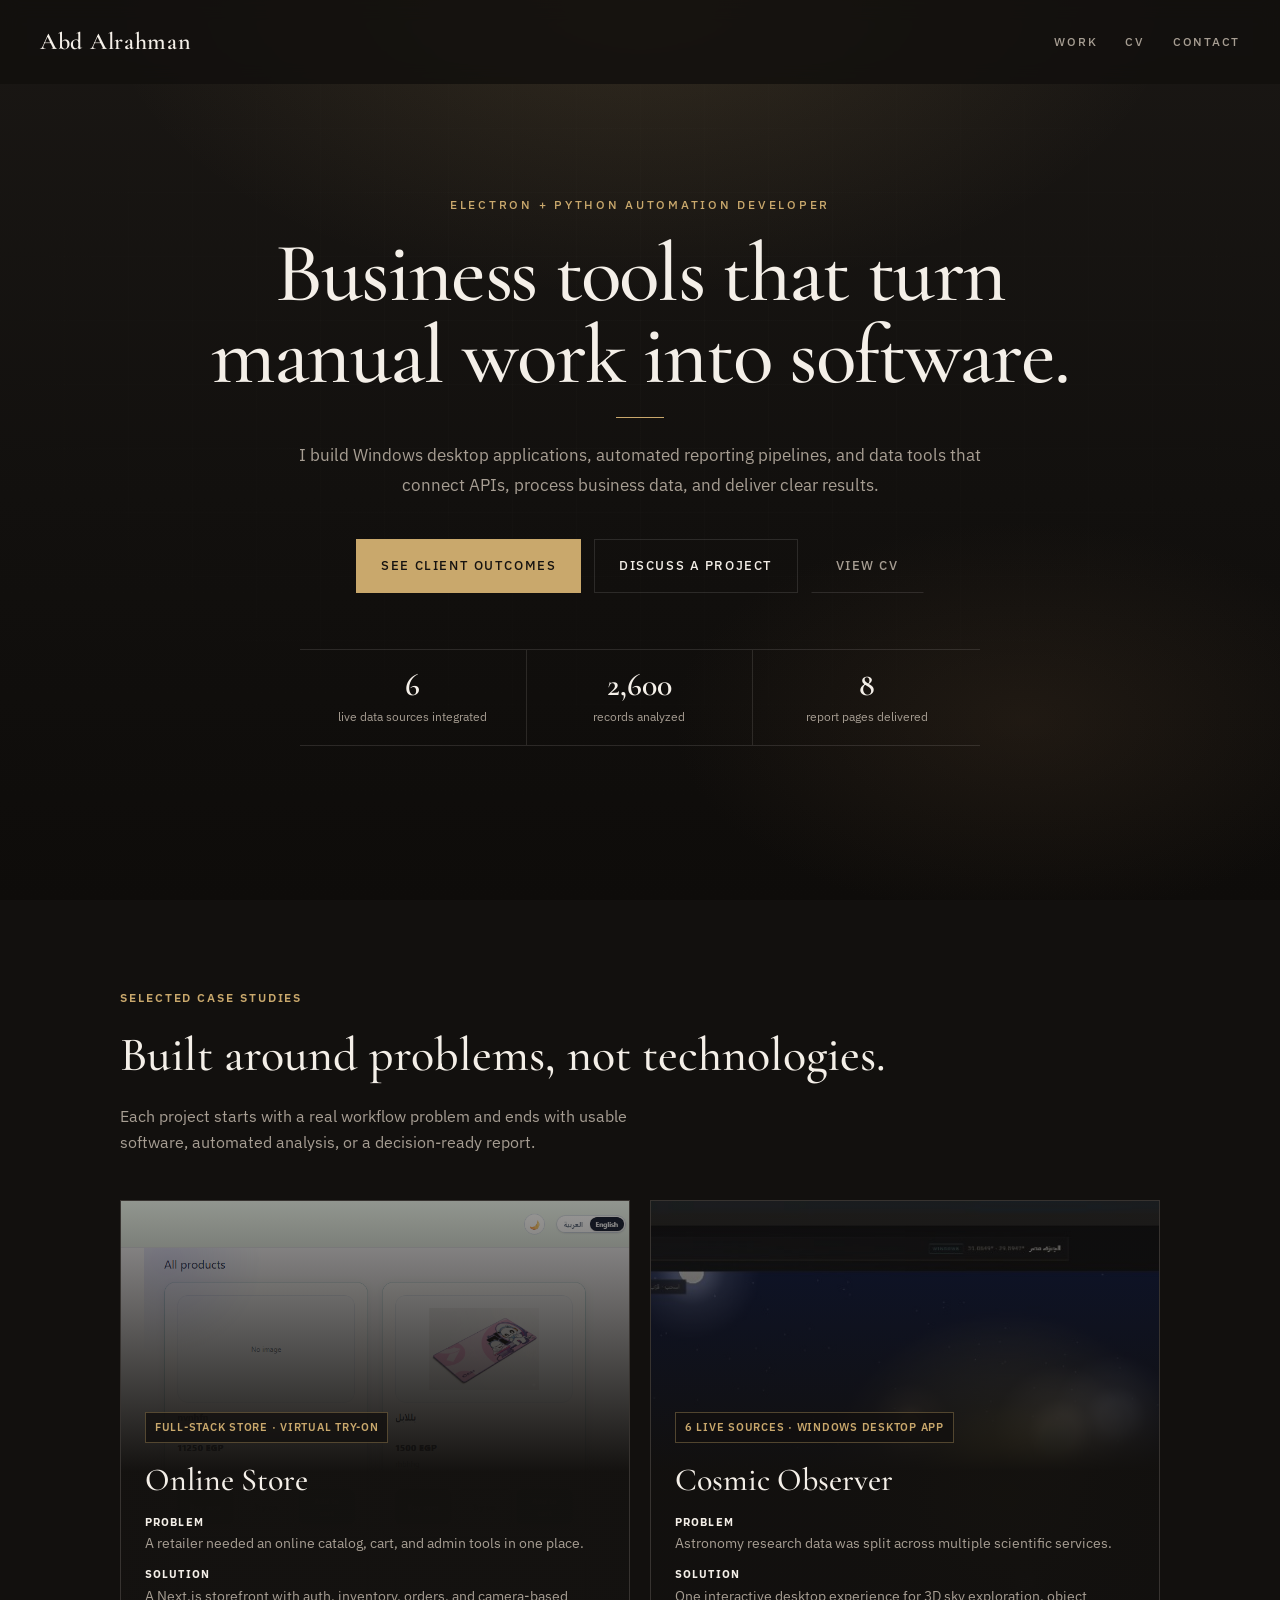
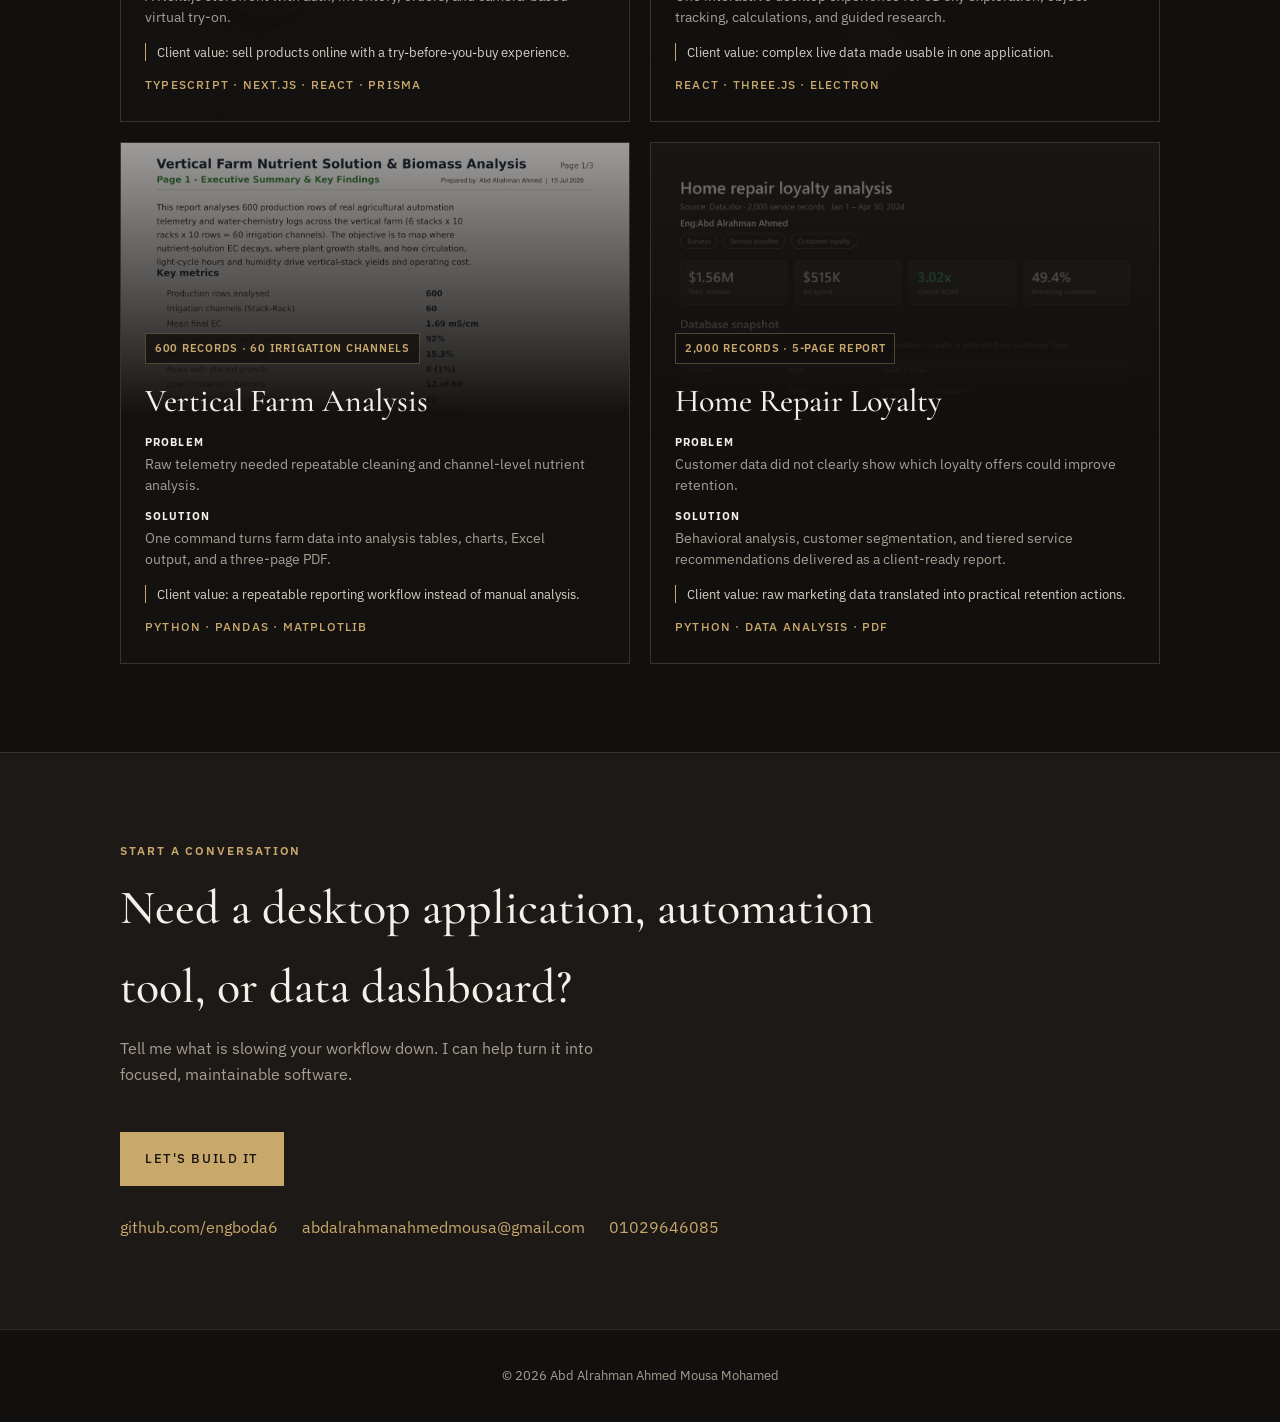
<file: index.html>
<!DOCTYPE html>
<html lang="en">
  <head>
    <meta charset="UTF-8" />
    <meta name="viewport" content="width=device-width, initial-scale=1.0" />
    <title>Abd Alrahman — Electron &amp; Python Automation Developer</title>
    <meta
      name="description"
      content="Desktop applications, data automation, API integrations, and reporting tools built with Electron, Node.js, and Python."
    />
    <link rel="stylesheet" href="assets/css/styles.css?v=8" />
    <!-- Google tag (gtag.js) -->
    <script async src="https://www.googletagmanager.com/gtag/js?id=G-Q4Y68K6PB9"></script>
    <script>
      window.dataLayer = window.dataLayer || [];
      function gtag() {
        dataLayer.push(arguments);
      }
      gtag("js", new Date());
      gtag("config", "G-Q4Y68K6PB9");
    </script>
  </head>
  <body>
    <header class="site-header">
      <a class="brand" href="index.html">Abd Alrahman</a>
      <nav class="nav" aria-label="Primary">
        <a href="#projects">Work</a>
        <a href="Abd_Alrahman_Job_CV.pdf?v=2" target="_blank" rel="noopener">CV</a>
        <a href="#contact">Contact</a>
      </nav>
    </header>

    <main>
      <section class="hero">
        <div class="hero-bg" aria-hidden="true"></div>
        <div class="hero-inner">
          <p class="hero-kicker">Electron + Python Automation Developer</p>
          <h1 class="hero-brand">Business tools that turn manual work into software.</h1>
          <p class="hero-lead">
            I build Windows desktop applications, automated reporting pipelines, and data tools
            that connect APIs, process business data, and deliver clear results.
          </p>
          <div class="cta-row">
            <a class="btn btn-primary" href="#projects">See client outcomes</a>
            <a class="btn btn-ghost" href="#contact">Discuss a project</a>
            <a class="btn btn-text" href="Abd_Alrahman_Job_CV.pdf?v=2" target="_blank" rel="noopener"
              >View CV</a
            >
          </div>
          <div class="proof-grid" aria-label="Project results">
            <div><strong>6</strong><span>live data sources integrated</span></div>
            <div><strong>2,600</strong><span>records analyzed</span></div>
            <div><strong>8</strong><span>report pages delivered</span></div>
          </div>
        </div>
      </section>

      <section class="section" id="projects">
        <div class="section-inner">
          <p class="section-eyebrow">Selected case studies</p>
          <h2 class="section-title">Built around problems, not technologies.</h2>
          <p class="section-lead">
            Each project starts with a real workflow problem and ends with usable software,
            automated analysis, or a decision-ready report.
          </p>

          <div class="projects-grid projects-grid-4">
            <a class="project-link" href="projects/glasses-store.html">
              <div
                class="project-visual data has-photo"
                style="background-image: url('assets/images/glasses-store/home.png?v=1')"
                aria-hidden="true"
              ></div>
              <div class="project-body">
                <span class="project-outcome">Full-stack store · Virtual try-on</span>
                <h3>Online Store</h3>
                <p><strong>Problem</strong> A retailer needed an online catalog, cart, and admin tools in one place.</p>
                <p><strong>Solution</strong> A Next.js storefront with auth, inventory, orders, and camera-based virtual try-on.</p>
                <span class="project-value">Client value: sell products online with a try-before-you-buy experience.</span>
                <span class="project-meta">TypeScript · Next.js · React · Prisma</span>
              </div>
            </a>

            <a class="project-link" href="projects/astronomy.html">
              <div
                class="project-visual astro has-photo"
                style="background-image: url('assets/images/astronomy/home.png')"
                aria-hidden="true"
              ></div>
              <div class="project-body">
                <span class="project-outcome">6 live sources · Windows desktop app</span>
                <h3>Cosmic Observer</h3>
                <p><strong>Problem</strong> Astronomy research data was split across multiple scientific services.</p>
                <p><strong>Solution</strong> One interactive desktop experience for 3D sky exploration, object tracking, calculations, and guided research.</p>
                <span class="project-value">Client value: complex live data made usable in one application.</span>
                <span class="project-meta">React · Three.js · Electron</span>
              </div>
            </a>

            <a class="project-link" href="projects/data-analysis.html">
              <div
                class="project-visual data has-photo"
                style="background-image: url('assets/images/data-analysis/report-page1.png?v=3')"
                aria-hidden="true"
              ></div>
              <div class="project-body">
                <span class="project-outcome">600 records · 60 irrigation channels</span>
                <h3>Vertical Farm Analysis</h3>
                <p><strong>Problem</strong> Raw telemetry needed repeatable cleaning and channel-level nutrient analysis.</p>
                <p><strong>Solution</strong> One command turns farm data into analysis tables, charts, Excel output, and a three-page PDF.</p>
                <span class="project-value">Client value: a repeatable reporting workflow instead of manual analysis.</span>
                <span class="project-meta">Python · pandas · matplotlib</span>
              </div>
            </a>

            <a class="project-link" href="projects/home-repair.html">
              <div
                class="project-visual data has-photo"
                style="background-image: url('assets/images/home-repair/page-01.png?v=1')"
                aria-hidden="true"
              ></div>
              <div class="project-body">
                <span class="project-outcome">2,000 records · 5-page report</span>
                <h3>Home Repair Loyalty</h3>
                <p><strong>Problem</strong> Customer data did not clearly show which loyalty offers could improve retention.</p>
                <p><strong>Solution</strong> Behavioral analysis, customer segmentation, and tiered service recommendations delivered as a client-ready report.</p>
                <span class="project-value">Client value: raw marketing data translated into practical retention actions.</span>
                <span class="project-meta">Python · Data Analysis · PDF</span>
              </div>
            </a>
          </div>
        </div>
      </section>

      <section class="section contact" id="contact">
        <div class="section-inner">
          <p class="section-eyebrow">Start a conversation</p>
          <h2 class="section-title">Need a desktop application, automation tool, or data dashboard?</h2>
          <p class="section-lead">
            Tell me what is slowing your workflow down. I can help turn it into focused,
            maintainable software.
          </p>
          <a
            class="btn btn-primary contact-cta"
            href="mailto:abdalrahmanahmedmousa@gmail.com?subject=Project%20inquiry"
            >Let's build it</a
          >
          <div class="contact-links">
            <a href="https://github.com/engboda6" target="_blank" rel="noopener noreferrer"
              >github.com/engboda6</a
            >
            <a href="mailto:abdalrahmanahmedmousa@gmail.com">abdalrahmanahmedmousa@gmail.com</a>
            <a href="tel:+201029646085">01029646085</a>
          </div>
        </div>
      </section>
    </main>

    <footer class="site-footer">
      <p>© <span id="year"></span> Abd Alrahman Ahmed Mousa Mohamed</p>
    </footer>

    <script src="assets/js/main.js"></script>
  </body>
</html>
</file>
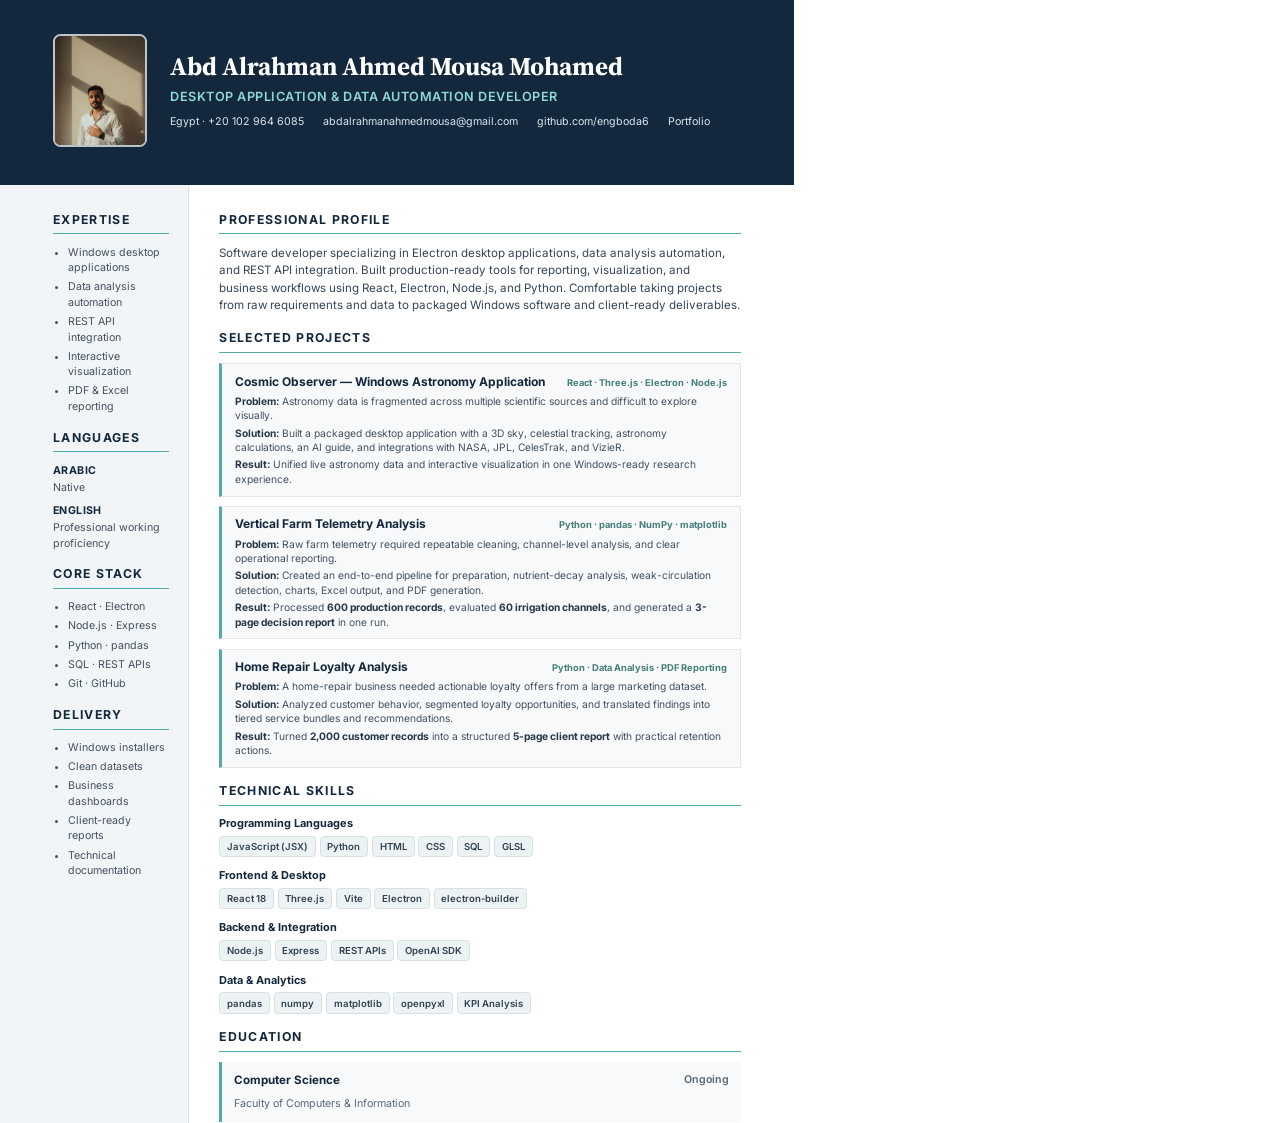
<file: portfolio-cv.html>
<!DOCTYPE html>
<html lang="en">
  <head>
    <meta charset="UTF-8" />
    <title>Abd Alrahman Ahmed — Software Developer CV</title>
    <link rel="preconnect" href="https://fonts.googleapis.com" />
    <link rel="preconnect" href="https://fonts.gstatic.com" crossorigin />
    <link
      href="https://fonts.googleapis.com/css2?family=Inter:wght@400;500;600;700&family=Source+Serif+4:wght@600;700&display=swap"
      rel="stylesheet"
    />
    <style>
      @page {
        size: A4;
        margin: 0;
      }

      * {
        box-sizing: border-box;
      }

      html,
      body {
        margin: 0;
        padding: 0;
        background: #ffffff;
        color: #202936;
        font-family: "Inter", "Segoe UI", sans-serif;
        -webkit-print-color-adjust: exact;
        print-color-adjust: exact;
      }

      .page {
        position: relative;
        width: 210mm;
        height: 297mm;
        overflow: hidden;
        background: #ffffff;
      }

      .header {
        height: 49mm;
        padding: 9mm 14mm 8mm;
        color: #ffffff;
        background: #14283d;
      }

      .header-grid {
        display: grid;
        grid-template-columns: 25mm 1fr;
        gap: 6mm;
        align-items: center;
      }

      .photo {
        width: 25mm;
        height: 30mm;
        display: block;
        object-fit: cover;
        object-position: top center;
        border: 2px solid rgba(255, 255, 255, 0.72);
        border-radius: 2mm;
      }

      .name {
        margin: 0 0 2mm;
        color: #ffffff;
        font-family: "Source Serif 4", Georgia, serif;
        font-size: 19pt;
        line-height: 1.15;
        font-weight: 700;
      }

      .role {
        margin: 0 0 2.5mm;
        color: #8ed9d2;
        font-size: 9.5pt;
        font-weight: 600;
        letter-spacing: 0.04em;
        text-transform: uppercase;
      }

      .contact-row {
        display: flex;
        flex-wrap: wrap;
        gap: 1.5mm 5mm;
        color: #dce5ed;
        font-size: 8pt;
        line-height: 1.45;
      }

      .contact-row span {
        white-space: nowrap;
      }

      .body {
        display: grid;
        grid-template-columns: 50mm 1fr;
        min-height: 248mm;
      }

      .sidebar {
        padding: 7mm 5mm 7mm 14mm;
        background: #f1f5f7;
        border-right: 1px solid #dce3e8;
      }

      .main {
        padding: 7mm 14mm 7mm 8mm;
      }

      .section {
        margin-bottom: 4mm;
      }

      .section:last-child {
        margin-bottom: 0;
      }

      .heading {
        margin: 0 0 2.7mm;
        padding-bottom: 1.8mm;
        color: #14283d;
        font-size: 9.2pt;
        font-weight: 700;
        letter-spacing: 0.11em;
        text-transform: uppercase;
        border-bottom: 1.5px solid #54aaa4;
      }

      .sidebar p,
      .sidebar li {
        color: #435160;
        font-size: 8pt;
        line-height: 1.45;
      }

      .sidebar p {
        margin: 0;
      }

      .sidebar p + p {
        margin-top: 2mm;
      }

      .sidebar ul {
        margin: 0;
        padding-left: 4mm;
      }

      .sidebar li {
        margin-bottom: 1mm;
      }

      .label {
        display: block;
        margin-bottom: 0.5mm;
        color: #14283d;
        font-size: 8pt;
        font-weight: 700;
        letter-spacing: 0.04em;
        text-transform: uppercase;
      }

      .profile {
        margin: 0;
        color: #374553;
        font-size: 8.7pt;
        line-height: 1.52;
        text-align: left;
      }

      .education {
        display: flex;
        justify-content: space-between;
        gap: 5mm;
        padding: 3mm;
        background: #f7f9fa;
        border-left: 3px solid #54aaa4;
      }

      .education strong {
        display: block;
        margin-bottom: 1mm;
        color: #14283d;
        font-size: 8.7pt;
      }

      .education span {
        color: #596777;
        font-size: 8pt;
      }

      .status {
        white-space: nowrap;
        font-weight: 600;
      }

      .skill-group {
        margin-bottom: 3mm;
      }

      .skill-group:last-child {
        margin-bottom: 0;
      }

      .skill-title {
        margin: 0 0 1.5mm;
        color: #14283d;
        font-size: 8.2pt;
        font-weight: 700;
      }

      .tags {
        display: flex;
        flex-wrap: wrap;
        gap: 1mm;
      }

      .tag {
        padding: 1.1mm 1.8mm;
        color: #304252;
        background: #edf3f4;
        border: 1px solid #d5e1e3;
        border-radius: 1mm;
        font-size: 7.2pt;
        font-weight: 600;
      }

      .project {
        margin-bottom: 2.5mm;
        padding: 2.5mm 3.5mm;
        background: #f7f9fa;
        border: 1px solid #e1e7eb;
        border-left: 3px solid #54aaa4;
        break-inside: avoid;
      }

      .project:last-child {
        margin-bottom: 0;
      }

      .project-head {
        display: flex;
        justify-content: space-between;
        align-items: baseline;
        gap: 4mm;
        margin-bottom: 1.4mm;
      }

      .project h3 {
        margin: 0;
        color: #14283d;
        font-size: 9pt;
      }

      .project-tech {
        color: #477e7a;
        font-size: 7pt;
        font-weight: 700;
        white-space: nowrap;
      }

      .project p {
        margin: 0 0 0.8mm;
        color: #435160;
        font-size: 7.7pt;
        line-height: 1.4;
      }

      .project p:last-child {
        margin-bottom: 0;
      }

      .project strong {
        color: #273849;
      }

      a {
        color: inherit;
        text-decoration: none;
      }

    </style>
  </head>
  <body>
    <section class="page">
      <header class="header">
        <div class="header-grid">
          <img class="photo" src="assets/images/profile.png" alt="Abd Alrahman Ahmed" />
          <div>
            <h1 class="name">Abd Alrahman Ahmed Mousa Mohamed</h1>
            <p class="role">Desktop Application &amp; Data Automation Developer</p>
            <div class="contact-row">
              <span>Egypt · +20 102 964 6085</span>
              <span><a href="mailto:abdalrahmanahmedmousa@gmail.com">abdalrahmanahmedmousa@gmail.com</a></span>
              <span><a href="https://github.com/engboda6">github.com/engboda6</a></span>
              <span><a href="https://engboda6.github.io/portfolio/">Portfolio</a></span>
            </div>
          </div>
        </div>
      </header>

      <div class="body">
        <aside class="sidebar">
          <section class="section">
            <h2 class="heading">Expertise</h2>
            <ul>
              <li>Windows desktop applications</li>
              <li>Data analysis automation</li>
              <li>REST API integration</li>
              <li>Interactive visualization</li>
              <li>PDF &amp; Excel reporting</li>
            </ul>
          </section>

          <section class="section">
            <h2 class="heading">Languages</h2>
            <p><span class="label">Arabic</span>Native</p>
            <p><span class="label">English</span>Professional working proficiency</p>
          </section>

          <section class="section">
            <h2 class="heading">Core Stack</h2>
            <ul>
              <li>React · Electron</li>
              <li>Node.js · Express</li>
              <li>Python · pandas</li>
              <li>SQL · REST APIs</li>
              <li>Git · GitHub</li>
            </ul>
          </section>

          <section class="section">
            <h2 class="heading">Delivery</h2>
            <ul>
              <li>Windows installers</li>
              <li>Clean datasets</li>
              <li>Business dashboards</li>
              <li>Client-ready reports</li>
              <li>Technical documentation</li>
            </ul>
          </section>
        </aside>

        <main class="main">
          <section class="section">
            <h2 class="heading">Professional Profile</h2>
            <p class="profile">
              Software developer specializing in Electron desktop applications, data analysis
              automation, and REST API integration. Built production-ready tools for reporting,
              visualization, and business workflows using React, Electron, Node.js, and Python.
              Comfortable taking projects from raw requirements and data to packaged Windows
              software and client-ready deliverables.
            </p>
          </section>

          <section class="section">
            <h2 class="heading">Selected Projects</h2>

            <article class="project">
              <div class="project-head">
                <h3>Cosmic Observer — Windows Astronomy Application</h3>
                <span class="project-tech">React · Three.js · Electron · Node.js</span>
              </div>
              <p><strong>Problem:</strong> Astronomy data is fragmented across multiple scientific sources and difficult to explore visually.</p>
              <p><strong>Solution:</strong> Built a packaged desktop application with a 3D sky, celestial tracking, astronomy calculations, an AI guide, and integrations with NASA, JPL, CelesTrak, and VizieR.</p>
              <p><strong>Result:</strong> Unified live astronomy data and interactive visualization in one Windows-ready research experience.</p>
            </article>

            <article class="project">
              <div class="project-head">
                <h3>Vertical Farm Telemetry Analysis</h3>
                <span class="project-tech">Python · pandas · NumPy · matplotlib</span>
              </div>
              <p><strong>Problem:</strong> Raw farm telemetry required repeatable cleaning, channel-level analysis, and clear operational reporting.</p>
              <p><strong>Solution:</strong> Created an end-to-end pipeline for preparation, nutrient-decay analysis, weak-circulation detection, charts, Excel output, and PDF generation.</p>
              <p><strong>Result:</strong> Processed <strong>600 production records</strong>, evaluated <strong>60 irrigation channels</strong>, and generated a <strong>3-page decision report</strong> in one run.</p>
            </article>

            <article class="project">
              <div class="project-head">
                <h3>Home Repair Loyalty Analysis</h3>
                <span class="project-tech">Python · Data Analysis · PDF Reporting</span>
              </div>
              <p><strong>Problem:</strong> A home-repair business needed actionable loyalty offers from a large marketing dataset.</p>
              <p><strong>Solution:</strong> Analyzed customer behavior, segmented loyalty opportunities, and translated findings into tiered service bundles and recommendations.</p>
              <p><strong>Result:</strong> Turned <strong>2,000 customer records</strong> into a structured <strong>5-page client report</strong> with practical retention actions.</p>
            </article>
          </section>

          <section class="section">
            <h2 class="heading">Technical Skills</h2>

            <div class="skill-group">
              <h3 class="skill-title">Programming Languages</h3>
              <div class="tags">
                <span class="tag">JavaScript (JSX)</span>
                <span class="tag">Python</span>
                <span class="tag">HTML</span>
                <span class="tag">CSS</span>
                <span class="tag">SQL</span>
                <span class="tag">GLSL</span>
              </div>
            </div>

            <div class="skill-group">
              <h3 class="skill-title">Frontend &amp; Desktop</h3>
              <div class="tags">
                <span class="tag">React 18</span>
                <span class="tag">Three.js</span>
                <span class="tag">Vite</span>
                <span class="tag">Electron</span>
                <span class="tag">electron-builder</span>
              </div>
            </div>

            <div class="skill-group">
              <h3 class="skill-title">Backend &amp; Integration</h3>
              <div class="tags">
                <span class="tag">Node.js</span>
                <span class="tag">Express</span>
                <span class="tag">REST APIs</span>
                <span class="tag">OpenAI SDK</span>
              </div>
            </div>

            <div class="skill-group">
              <h3 class="skill-title">Data &amp; Analytics</h3>
              <div class="tags">
                <span class="tag">pandas</span>
                <span class="tag">numpy</span>
                <span class="tag">matplotlib</span>
                <span class="tag">openpyxl</span>
                <span class="tag">KPI Analysis</span>
              </div>
            </div>
          </section>

          <section class="section">
            <h2 class="heading">Education</h2>
            <div class="education">
              <div>
                <strong>Computer Science</strong>
                <span>Faculty of Computers &amp; Information</span>
              </div>
              <span class="status">Ongoing</span>
            </div>
          </section>

        </main>
      </div>

    </section>
  </body>
</html>
</file>
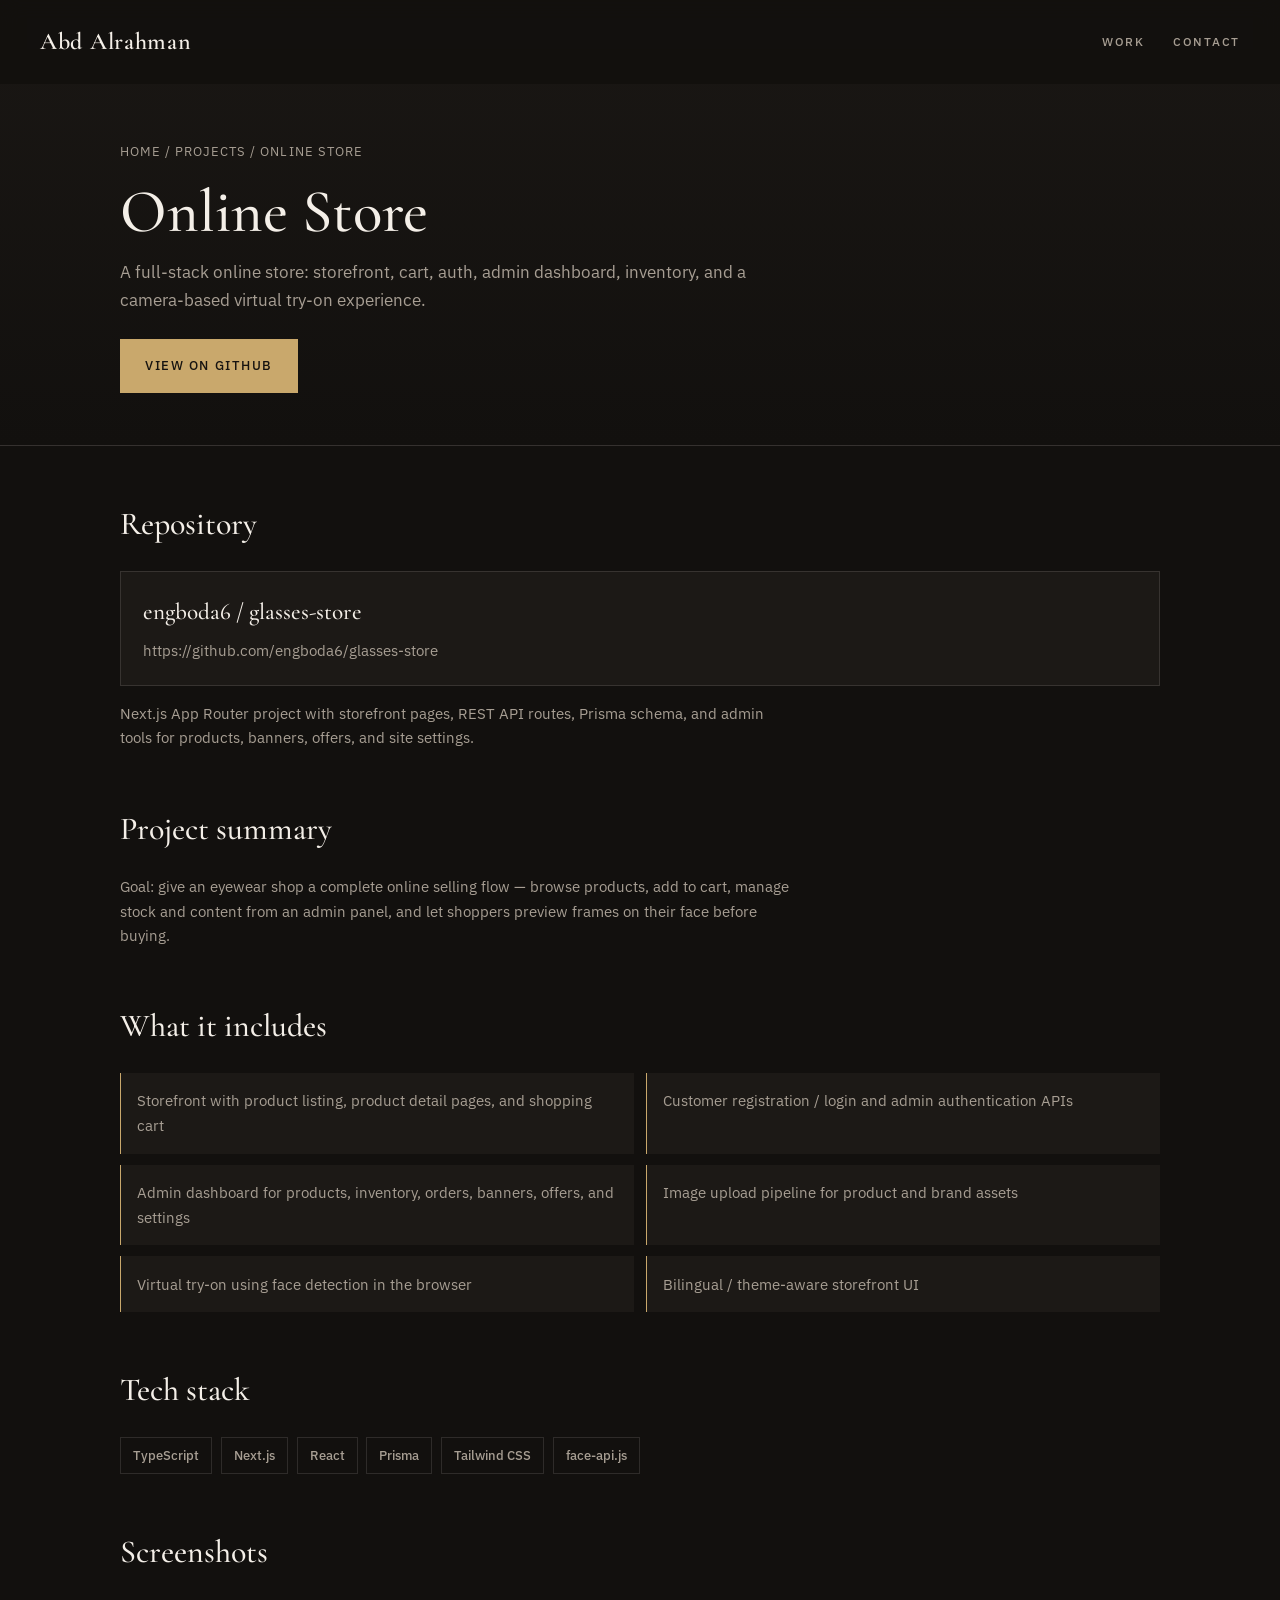
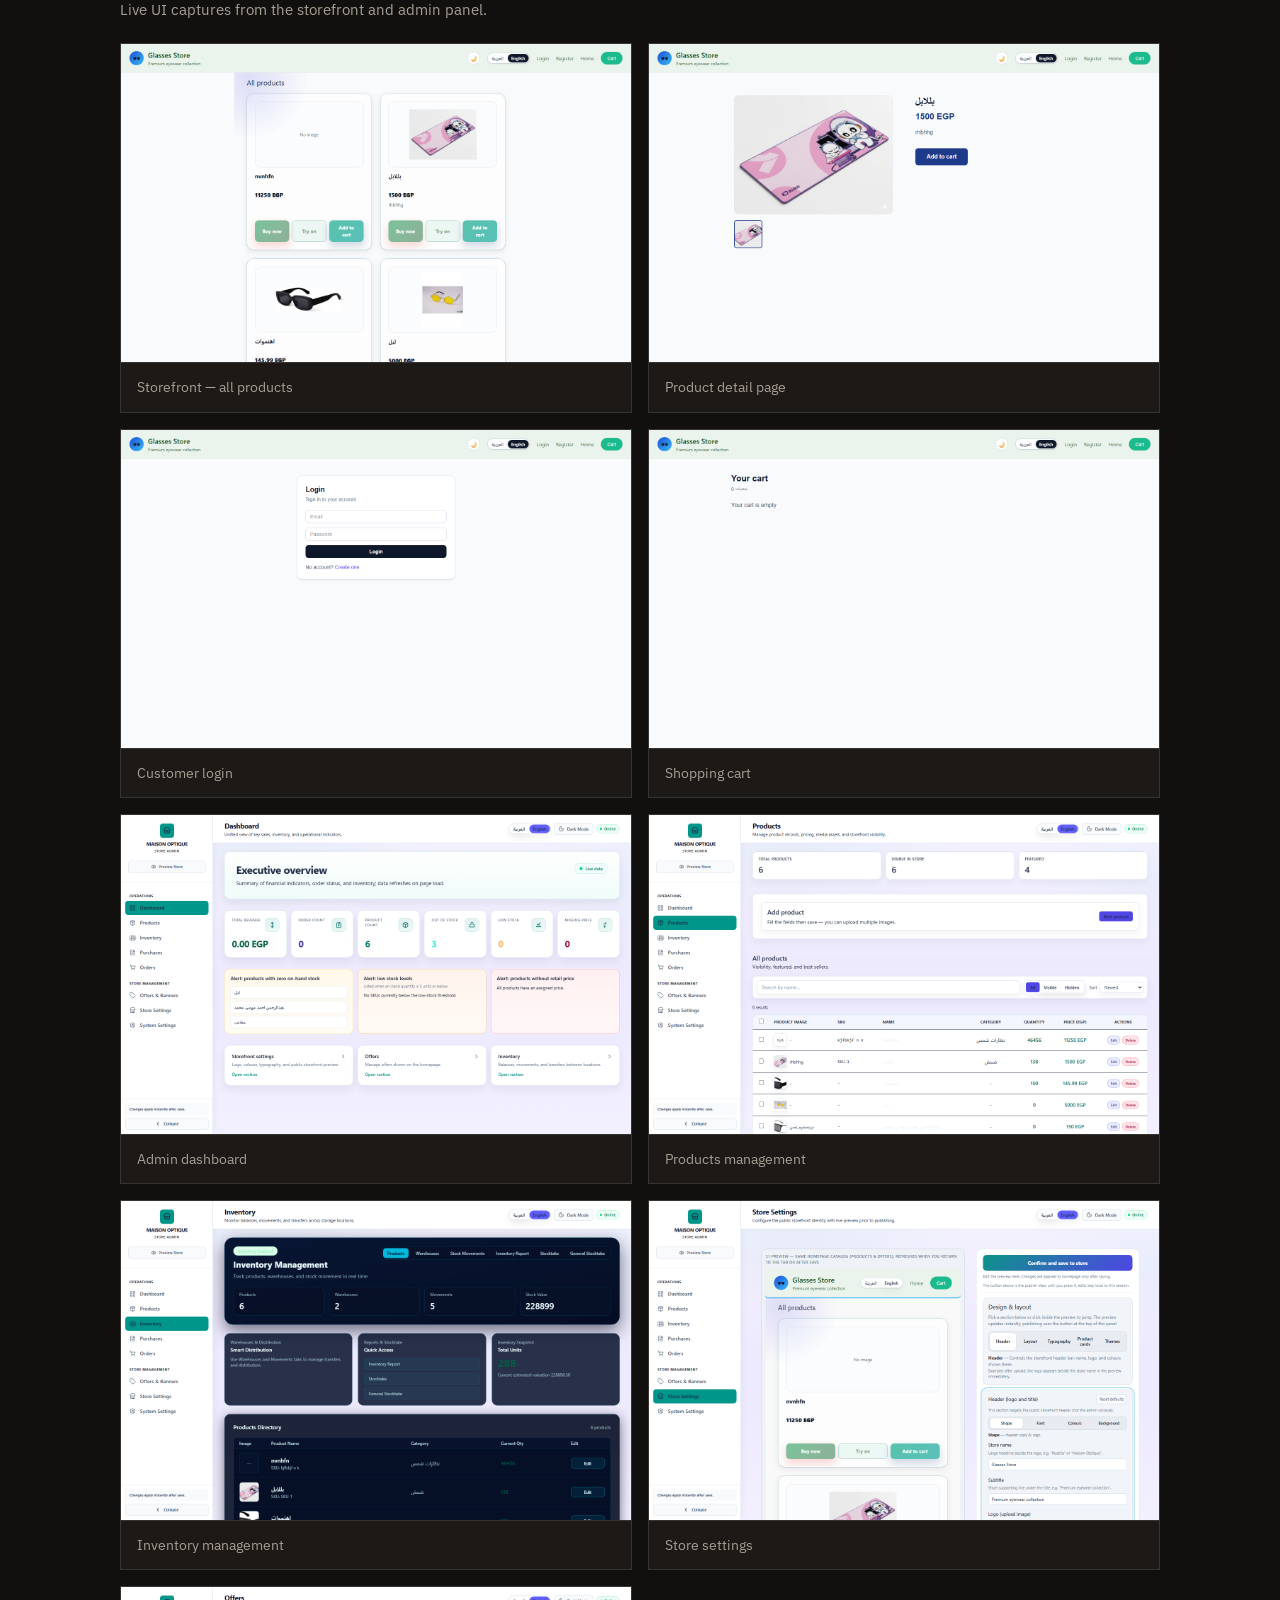
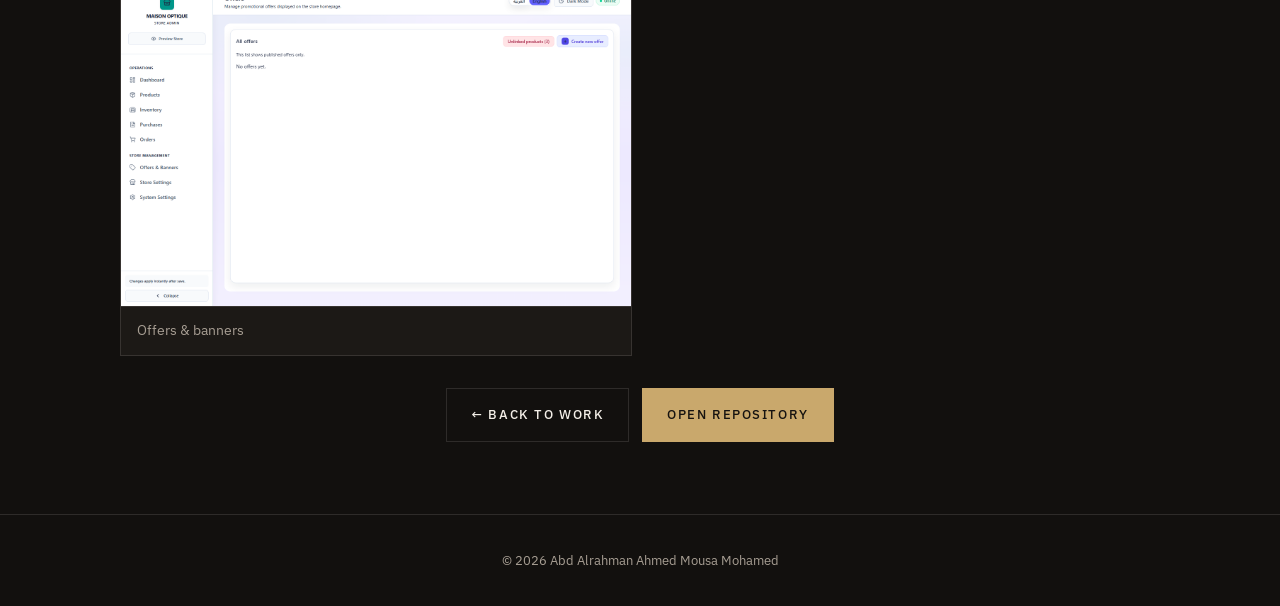
<file: projects/glasses-store.html>
<!DOCTYPE html>
<html lang="en">
  <head>
    <meta charset="UTF-8" />
    <meta name="viewport" content="width=device-width, initial-scale=1.0" />
    <title>Online Store — Abd Alrahman</title>
    <meta
      name="description"
      content="Full-stack online store with admin dashboard, inventory, and virtual try-on — built with Next.js, React, and TypeScript."
    />
    <link rel="stylesheet" href="../assets/css/styles.css?v=8" />
    <!-- Google tag (gtag.js) -->
    <script async src="https://www.googletagmanager.com/gtag/js?id=G-Q4Y68K6PB9"></script>
    <script>
      window.dataLayer = window.dataLayer || [];
      function gtag() {
        dataLayer.push(arguments);
      }
      gtag("js", new Date());
      gtag("config", "G-Q4Y68K6PB9");
    </script>
  </head>
  <body>
    <header class="site-header">
      <a class="brand" href="../index.html">Abd Alrahman</a>
      <nav class="nav" aria-label="Primary">
        <a href="../index.html#projects">Work</a>
        <a href="../index.html#contact">Contact</a>
      </nav>
    </header>

    <main>
      <header class="page-hero">
        <div class="section-inner">
          <p class="crumb"><a href="../index.html">Home</a> / Projects / Online Store</p>
          <h1>Online Store</h1>
          <p class="desc">
            A full-stack online store: storefront, cart, auth, admin dashboard, inventory, and a
            camera-based virtual try-on experience.
          </p>
          <div class="cta-row">
            <a
              class="btn btn-primary"
              href="https://github.com/engboda6/glasses-store"
              target="_blank"
              rel="noopener noreferrer"
              >View on GitHub</a
            >
          </div>
        </div>
      </header>

      <section class="content-block">
        <div class="block-inner">
          <h2>Repository</h2>
          <a
            class="repo-card"
            href="https://github.com/engboda6/glasses-store"
            target="_blank"
            rel="noopener noreferrer"
          >
            <strong>engboda6 / glasses-store</strong>
            <span>https://github.com/engboda6/glasses-store</span>
          </a>
          <p class="note">
            Next.js App Router project with storefront pages, REST API routes, Prisma schema, and
            admin tools for products, banners, offers, and site settings.
          </p>
        </div>
      </section>

      <section class="content-block">
        <div class="block-inner">
          <h2>Project summary</h2>
          <p class="note" style="margin-top: 0">
            Goal: give an eyewear shop a complete online selling flow — browse products, add to
            cart, manage stock and content from an admin panel, and let shoppers preview frames on
            their face before buying.
          </p>
        </div>
      </section>

      <section class="content-block">
        <div class="block-inner">
          <h2>What it includes</h2>
          <ul class="feature-list">
            <li>Storefront with product listing, product detail pages, and shopping cart</li>
            <li>Customer registration / login and admin authentication APIs</li>
            <li>Admin dashboard for products, inventory, orders, banners, offers, and settings</li>
            <li>Image upload pipeline for product and brand assets</li>
            <li>Virtual try-on using face detection in the browser</li>
            <li>Bilingual / theme-aware storefront UI</li>
          </ul>
        </div>
      </section>

      <section class="content-block">
        <div class="block-inner">
          <h2>Tech stack</h2>
          <ul class="tech-list">
            <li>TypeScript</li>
            <li>Next.js</li>
            <li>React</li>
            <li>Prisma</li>
            <li>Tailwind CSS</li>
            <li>face-api.js</li>
          </ul>
        </div>
      </section>

      <section class="content-block">
        <div class="block-inner">
          <h2>Screenshots</h2>
          <p class="note" style="margin: 0 0 1.25rem">
            Live UI captures from the storefront and admin panel.
          </p>
          <div class="gallery">
            <figure>
              <img
                src="../assets/images/glasses-store/home.png?v=1"
                alt="Online Store home page with product grid"
              />
              <figcaption>Storefront — all products</figcaption>
            </figure>
            <figure>
              <img
                src="../assets/images/glasses-store/product.png?v=1"
                alt="Online Store product detail page"
              />
              <figcaption>Product detail page</figcaption>
            </figure>
            <figure>
              <img
                src="../assets/images/glasses-store/login.png?v=1"
                alt="Online Store customer login page"
              />
              <figcaption>Customer login</figcaption>
            </figure>
            <figure>
              <img
                src="../assets/images/glasses-store/cart.png?v=1"
                alt="Online Store shopping cart page"
              />
              <figcaption>Shopping cart</figcaption>
            </figure>
            <figure>
              <img
                src="../assets/images/glasses-store/admin-dashboard.png?v=1"
                alt="Maison Optique admin dashboard"
              />
              <figcaption>Admin dashboard</figcaption>
            </figure>
            <figure>
              <img
                src="../assets/images/glasses-store/admin-products.png?v=1"
                alt="Admin products management table"
              />
              <figcaption>Products management</figcaption>
            </figure>
            <figure>
              <img
                src="../assets/images/glasses-store/admin-inventory.png?v=1"
                alt="Admin inventory management page"
              />
              <figcaption>Inventory management</figcaption>
            </figure>
            <figure>
              <img
                src="../assets/images/glasses-store/admin-settings.png?v=1"
                alt="Admin store settings page"
              />
              <figcaption>Store settings</figcaption>
            </figure>
            <figure>
              <img
                src="../assets/images/glasses-store/admin-banners.png?v=1"
                alt="Admin offers and banners page"
              />
              <figcaption>Offers &amp; banners</figcaption>
            </figure>
          </div>
          <div class="back-row cta-row">
            <a class="btn btn-ghost" href="../index.html#projects">← Back to work</a>
            <a
              class="btn btn-primary"
              href="https://github.com/engboda6/glasses-store"
              target="_blank"
              rel="noopener noreferrer"
              >Open repository</a
            >
          </div>
        </div>
      </section>
    </main>

    <footer class="site-footer">
      <p>© <span id="year"></span> Abd Alrahman Ahmed Mousa Mohamed</p>
    </footer>

    <script src="../assets/js/main.js"></script>
  </body>
</html>
</file>
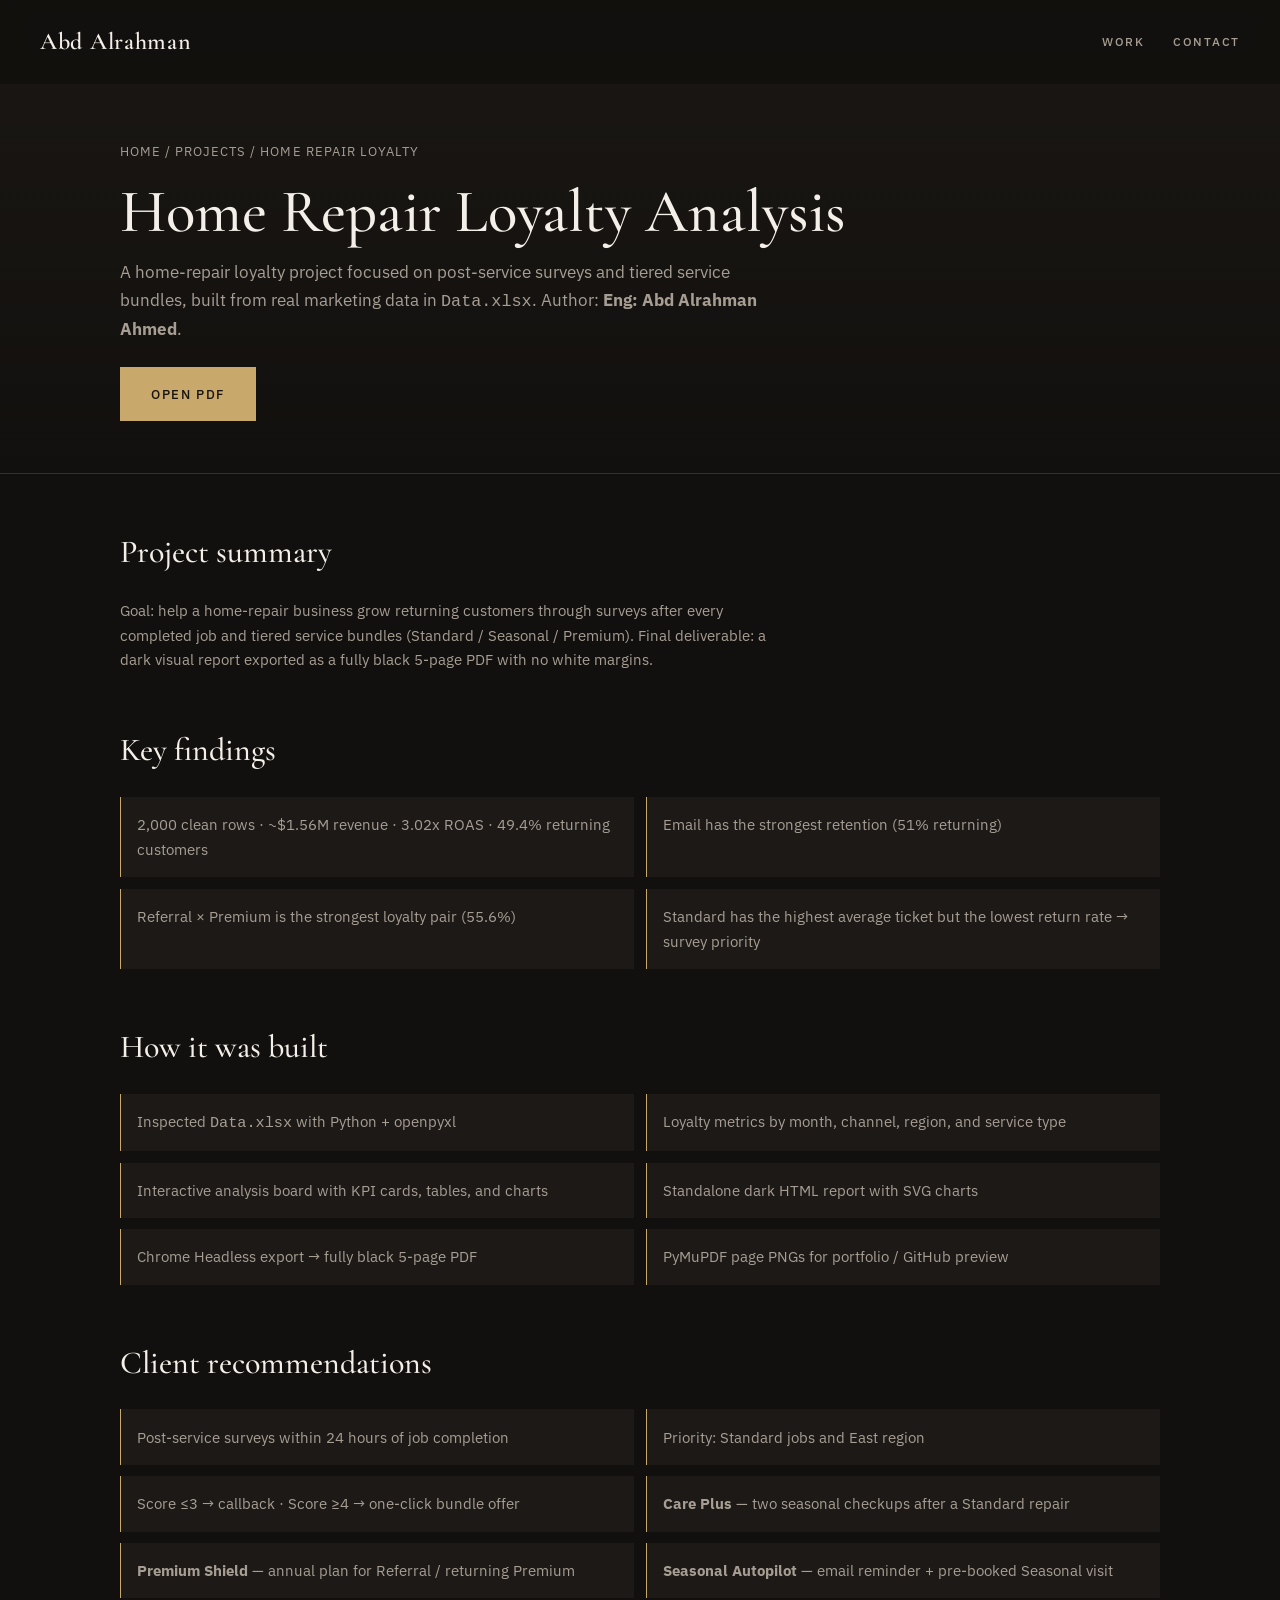
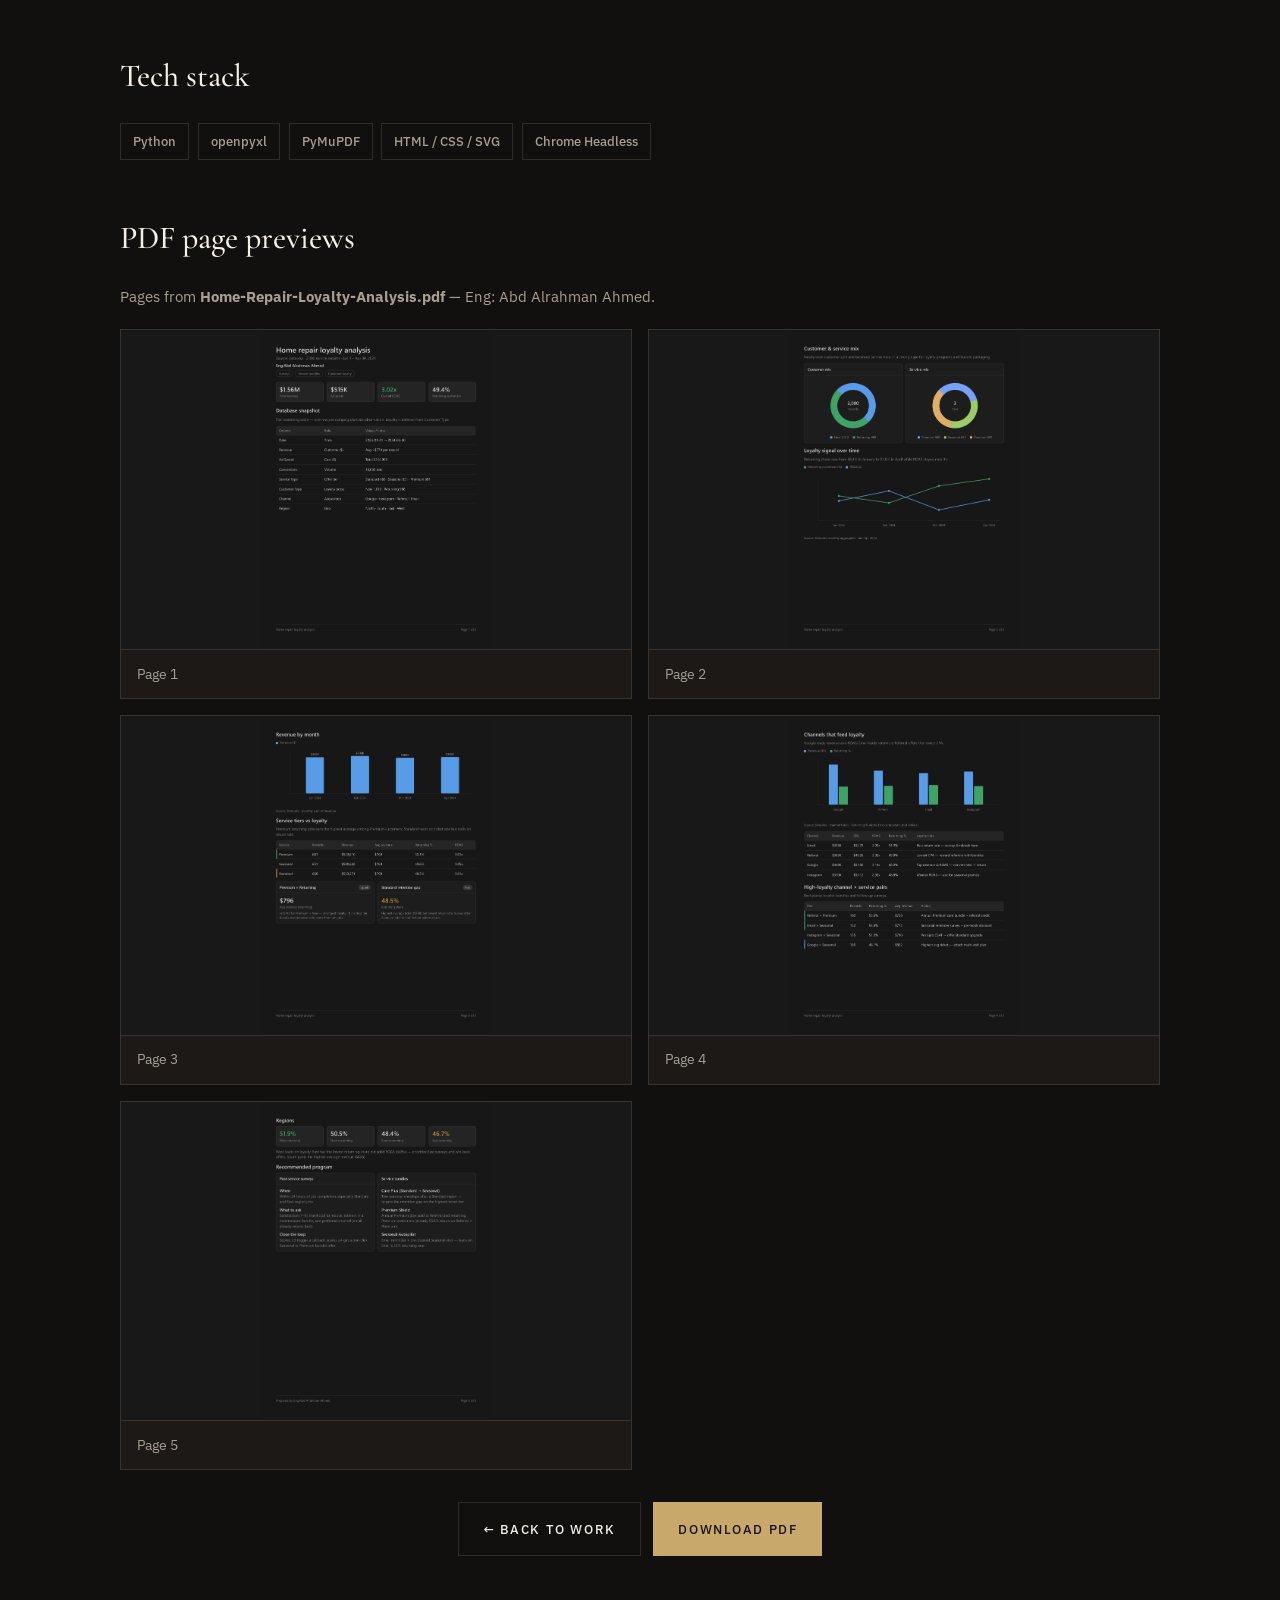
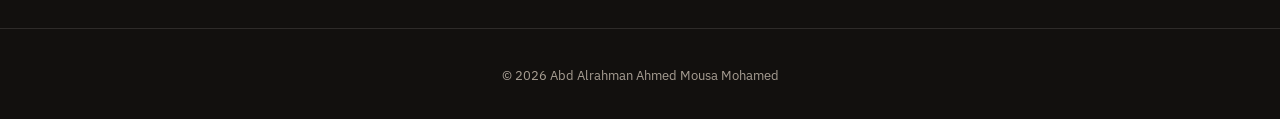
<file: projects/home-repair.html>
<!DOCTYPE html>
<html lang="en">
  <head>
    <meta charset="UTF-8" />
    <meta name="viewport" content="width=device-width, initial-scale=1.0" />
    <title>Home Repair Loyalty Analysis — Abd Alrahman</title>
    <meta
      name="description"
      content="Home-repair loyalty analysis from 2,000 marketing records — surveys, tiered bundles, and a dark 5-page client PDF by Eng: Abd Alrahman Ahmed."
    />
    <link rel="stylesheet" href="../assets/css/styles.css?v=5" />
    <!-- Google tag (gtag.js) -->
    <script async src="https://www.googletagmanager.com/gtag/js?id=G-Q4Y68K6PB9"></script>
    <script>
      window.dataLayer = window.dataLayer || [];
      function gtag() {
        dataLayer.push(arguments);
      }
      gtag("js", new Date());
      gtag("config", "G-Q4Y68K6PB9");
    </script>
  </head>
  <body>
    <header class="site-header">
      <a class="brand" href="../index.html">Abd Alrahman</a>
      <nav class="nav" aria-label="Primary">
        <a href="../index.html#projects">Work</a>
        <a href="../index.html#contact">Contact</a>
      </nav>
    </header>

    <main>
      <header class="page-hero">
        <div class="section-inner">
          <p class="crumb"><a href="../index.html">Home</a> / Projects / Home Repair Loyalty</p>
          <h1>Home Repair Loyalty Analysis</h1>
          <p class="desc">
            A home-repair loyalty project focused on post-service surveys and tiered service bundles,
            built from real marketing data in <code>Data.xlsx</code>. Author:
            <strong>Eng: Abd Alrahman Ahmed</strong>.
          </p>
          <div class="cta-row">
            <a
              class="btn btn-primary"
              href="../Home-Repair-Loyalty-Analysis.pdf?v=1"
              target="_blank"
              rel="noopener"
              >Open PDF</a
            >
          </div>
        </div>
      </header>

      <section class="content-block">
        <div class="block-inner">
          <h2>Project summary</h2>
          <p class="note" style="margin-top: 0">
            Goal: help a home-repair business grow returning customers through surveys after every
            completed job and tiered service bundles (Standard / Seasonal / Premium). Final
            deliverable: a dark visual report exported as a fully black 5-page PDF with no white
            margins.
          </p>
        </div>
      </section>

      <section class="content-block">
        <div class="block-inner">
          <h2>Key findings</h2>
          <ul class="feature-list">
            <li>2,000 clean rows · ~$1.56M revenue · 3.02x ROAS · 49.4% returning customers</li>
            <li>Email has the strongest retention (51% returning)</li>
            <li>Referral × Premium is the strongest loyalty pair (55.6%)</li>
            <li>Standard has the highest average ticket but the lowest return rate → survey priority</li>
          </ul>
        </div>
      </section>

      <section class="content-block">
        <div class="block-inner">
          <h2>How it was built</h2>
          <ul class="feature-list">
            <li>Inspected <code>Data.xlsx</code> with Python + openpyxl</li>
            <li>Loyalty metrics by month, channel, region, and service type</li>
            <li>Interactive analysis board with KPI cards, tables, and charts</li>
            <li>Standalone dark HTML report with SVG charts</li>
            <li>Chrome Headless export → fully black 5-page PDF</li>
            <li>PyMuPDF page PNGs for portfolio / GitHub preview</li>
          </ul>
        </div>
      </section>

      <section class="content-block">
        <div class="block-inner">
          <h2>Client recommendations</h2>
          <ul class="feature-list">
            <li>Post-service surveys within 24 hours of job completion</li>
            <li>Priority: Standard jobs and East region</li>
            <li>Score ≤3 → callback · Score ≥4 → one-click bundle offer</li>
            <li><strong>Care Plus</strong> — two seasonal checkups after a Standard repair</li>
            <li><strong>Premium Shield</strong> — annual plan for Referral / returning Premium</li>
            <li><strong>Seasonal Autopilot</strong> — email reminder + pre-booked Seasonal visit</li>
          </ul>
        </div>
      </section>

      <section class="content-block">
        <div class="block-inner">
          <h2>Tech stack</h2>
          <ul class="tech-list">
            <li>Python</li>
            <li>openpyxl</li>
            <li>PyMuPDF</li>
            <li>HTML / CSS / SVG</li>
            <li>Chrome Headless</li>
          </ul>
        </div>
      </section>

      <section class="content-block">
        <div class="block-inner">
          <h2>PDF page previews</h2>
          <p class="note" style="margin: 0 0 1.25rem">
            Pages from <strong>Home-Repair-Loyalty-Analysis.pdf</strong> — Eng: Abd Alrahman Ahmed.
          </p>
          <div class="gallery">
            <figure>
              <img
                src="../assets/images/home-repair/page-01.png?v=1"
                alt="Home Repair Loyalty Analysis PDF page 1"
              />
              <figcaption>Page 1</figcaption>
            </figure>
            <figure>
              <img
                src="../assets/images/home-repair/page-02.png?v=1"
                alt="Home Repair Loyalty Analysis PDF page 2"
              />
              <figcaption>Page 2</figcaption>
            </figure>
            <figure>
              <img
                src="../assets/images/home-repair/page-03.png?v=1"
                alt="Home Repair Loyalty Analysis PDF page 3"
              />
              <figcaption>Page 3</figcaption>
            </figure>
            <figure>
              <img
                src="../assets/images/home-repair/page-04.png?v=1"
                alt="Home Repair Loyalty Analysis PDF page 4"
              />
              <figcaption>Page 4</figcaption>
            </figure>
            <figure>
              <img
                src="../assets/images/home-repair/page-05.png?v=1"
                alt="Home Repair Loyalty Analysis PDF page 5"
              />
              <figcaption>Page 5</figcaption>
            </figure>
          </div>
          <div class="back-row cta-row">
            <a class="btn btn-ghost" href="../index.html#projects">← Back to work</a>
            <a
              class="btn btn-primary"
              href="../Home-Repair-Loyalty-Analysis.pdf?v=1"
              target="_blank"
              rel="noopener"
              >Download PDF</a
            >
          </div>
        </div>
      </section>
    </main>

    <footer class="site-footer">
      <p>© <span id="year"></span> Abd Alrahman Ahmed Mousa Mohamed</p>
    </footer>

    <script src="../assets/js/main.js"></script>
  </body>
</html>
</file>
<file: assets/css/styles.css>
@import url("https://fonts.googleapis.com/css2?family=Cormorant+Garamond:ital,wght@0,500;0,600;1,500&family=IBM+Plex+Sans:wght@400;500;600&display=swap");

:root {
  --bg: #12100e;
  --bg-raised: #1c1916;
  --bg-soft: #26221e;
  --text: #f4efe8;
  --text-muted: #a79e93;
  --accent: #c9a86c;
  --accent-dim: rgba(201, 168, 108, 0.12);
  --line: rgba(244, 239, 232, 0.12);
  --max: 1040px;
  --font-display: "Cormorant Garamond", "Times New Roman", serif;
  --font-body: "IBM Plex Sans", "Segoe UI", sans-serif;
}

*,
*::before,
*::after {
  box-sizing: border-box;
}

html {
  scroll-behavior: smooth;
}

body {
  margin: 0;
  min-height: 100vh;
  font-family: var(--font-body);
  color: var(--text);
  background: var(--bg);
  line-height: 1.65;
  font-weight: 400;
}

img,
video {
  max-width: 100%;
  display: block;
}

a {
  color: inherit;
  text-decoration: none;
}

.site-header {
  position: fixed;
  inset: 0 0 auto;
  z-index: 20;
  display: flex;
  align-items: center;
  justify-content: space-between;
  padding: 1.35rem clamp(1.25rem, 4vw, 2.5rem);
  background: rgba(18, 16, 14, 0.85);
  backdrop-filter: blur(10px);
  border-bottom: 1px solid transparent;
}

.brand {
  font-family: var(--font-display);
  font-size: 1.5rem;
  font-weight: 600;
  letter-spacing: 0.03em;
}

.nav {
  display: flex;
  gap: 1.75rem;
  font-size: 0.78rem;
  font-weight: 500;
  letter-spacing: 0.14em;
  text-transform: uppercase;
  color: var(--text-muted);
}

.nav a:hover {
  color: var(--accent);
}

.hero {
  position: relative;
  min-height: 100vh;
  display: grid;
  place-items: center;
  padding: 7.5rem 1.5rem 5rem;
  overflow: hidden;
  isolation: isolate;
  text-align: center;
}

.hero-bg {
  position: absolute;
  inset: 0;
  z-index: -2;
  background:
    radial-gradient(ellipse 70% 55% at 50% 0%, rgba(201, 168, 108, 0.14), transparent 60%),
    radial-gradient(ellipse 50% 40% at 80% 80%, rgba(80, 60, 40, 0.25), transparent 55%),
    linear-gradient(180deg, #1a1714 0%, #12100e 55%, #0e0c0a 100%);
}

.hero-bg::after {
  content: "";
  position: absolute;
  inset: 0;
  background-image: linear-gradient(rgba(244, 239, 232, 0.03) 1px, transparent 1px),
    linear-gradient(90deg, rgba(244, 239, 232, 0.03) 1px, transparent 1px);
  background-size: 64px 64px;
  mask-image: radial-gradient(ellipse 70% 60% at 50% 40%, black, transparent);
  opacity: 0.5;
}

.stars {
  display: none;
}

.hero-inner {
  width: min(100%, 900px);
  margin: 0 auto;
  animation: fade-up 0.9s ease both;
}

@keyframes fade-up {
  from {
    opacity: 0;
    transform: translateY(14px);
  }
  to {
    opacity: 1;
    transform: translateY(0);
  }
}

.hero-kicker {
  margin: 0 0 1.1rem;
  color: var(--accent);
  font-size: 0.78rem;
  font-weight: 500;
  letter-spacing: 0.22em;
  text-transform: uppercase;
}

.hero-brand {
  font-family: var(--font-display);
  font-size: clamp(3.25rem, 7vw, 5.25rem);
  font-weight: 500;
  line-height: 0.98;
  margin: 0 0 1rem;
  letter-spacing: -0.02em;
}

.hero-brand::after {
  content: "";
  display: block;
  width: 48px;
  height: 1px;
  margin: 1.25rem auto 0;
  background: var(--accent);
}

.hero-lead {
  max-width: 43rem;
  margin: 1.4rem auto 2.4rem;
  color: var(--text-muted);
  font-size: 1.08rem;
  line-height: 1.75;
}

.cta-row {
  display: flex;
  flex-wrap: wrap;
  justify-content: center;
  gap: 0.8rem;
}

.btn {
  display: inline-flex;
  align-items: center;
  justify-content: center;
  min-width: 8.5rem;
  padding: 0.95rem 1.5rem;
  border-radius: 0;
  font-weight: 500;
  font-size: 0.82rem;
  letter-spacing: 0.12em;
  text-transform: uppercase;
  border: 1px solid transparent;
  transition: background 0.2s ease, color 0.2s ease, border-color 0.2s ease;
}

.btn-primary {
  background: var(--accent);
  color: #161310;
}

.btn-primary:hover {
  background: #d8b67c;
}

.btn-ghost {
  border-color: var(--line);
  color: var(--text);
  background: transparent;
}

.btn-ghost:hover {
  border-color: var(--accent);
  color: var(--accent);
}

.btn-text {
  min-width: auto;
  color: var(--text-muted);
  border-bottom-color: var(--line);
}

.btn-text:hover {
  color: var(--accent);
  border-bottom-color: var(--accent);
}

.proof-grid {
  display: grid;
  grid-template-columns: repeat(3, 1fr);
  max-width: 680px;
  margin: 3.5rem auto 0;
  border-top: 1px solid var(--line);
  border-bottom: 1px solid var(--line);
}

.proof-grid div {
  padding: 1.2rem 1rem;
  border-right: 1px solid var(--line);
}

.proof-grid div:last-child {
  border-right: 0;
}

.proof-grid strong,
.proof-grid span {
  display: block;
}

.proof-grid strong {
  color: var(--text);
  font-family: var(--font-display);
  font-size: 2rem;
  font-weight: 600;
  line-height: 1;
}

.proof-grid span {
  margin-top: 0.35rem;
  color: var(--text-muted);
  font-size: 0.74rem;
}

.section {
  padding: 5.5rem clamp(1.25rem, 4vw, 2.5rem);
}

.section-inner {
  width: min(100%, var(--max));
  margin: 0 auto;
}

.section-title {
  font-family: var(--font-display);
  font-size: clamp(2.2rem, 4vw, 3rem);
  font-weight: 500;
  margin: 0 0 0.5rem;
}

.section-eyebrow {
  margin: 0 0 0.5rem;
  color: var(--accent);
  font-size: 0.75rem;
  font-weight: 600;
  letter-spacing: 0.16em;
  text-transform: uppercase;
}

.section-lead {
  margin: 0 0 2.75rem;
  color: var(--text-muted);
  max-width: 32rem;
  font-size: 1rem;
}

.projects-grid {
  display: grid;
  gap: 1.25rem;
}

@media (min-width: 820px) {
  .projects-grid {
    grid-template-columns: 1.1fr 0.9fr;
  }

  .projects-grid.projects-grid-3 {
    grid-template-columns: repeat(3, 1fr);
  }

  .projects-grid.projects-grid-4 {
    grid-template-columns: repeat(2, 1fr);
  }
}

@media (max-width: 819px) {
  .projects-grid.projects-grid-3,
  .projects-grid.projects-grid-4 {
    grid-template-columns: 1fr;
  }
}

.project-link {
  display: block;
  position: relative;
  min-height: 520px;
  border: 1px solid var(--line);
  overflow: hidden;
  background: var(--bg-raised);
  transition: border-color 0.25s ease;
}

.project-link:hover {
  border-color: rgba(201, 168, 108, 0.45);
}

.project-visual {
  position: absolute;
  inset: 0;
  opacity: 0.55;
  transition: opacity 0.35s ease, transform 0.5s ease;
}

.project-link:hover .project-visual {
  opacity: 0.72;
  transform: scale(1.02);
}

.project-visual.astro,
.project-visual.data {
  background: var(--bg-soft);
}

.project-visual.has-photo {
  background-size: cover;
  background-position: top center;
  background-repeat: no-repeat;
  opacity: 0.62;
}

.project-link:hover .project-visual.has-photo {
  opacity: 0.8;
}

.project-body {
  position: relative;
  z-index: 1;
  display: flex;
  flex-direction: column;
  justify-content: flex-end;
  min-height: 520px;
  padding: 1.6rem 1.5rem;
  background: linear-gradient(to top, rgba(18, 16, 14, 0.99) 48%, rgba(18, 16, 14, 0.08) 100%);
  text-align: left;
}

.project-body h3 {
  font-family: var(--font-display);
  font-size: 2rem;
  margin: 0 0 0.4rem;
  font-weight: 500;
}

.project-body p {
  margin: 0 0 0.7rem;
  color: var(--text-muted);
  font-size: 0.86rem;
  line-height: 1.55;
  max-width: 28rem;
}

.project-body p strong {
  display: block;
  margin-bottom: 0.15rem;
  color: var(--text);
  font-size: 0.7rem;
  letter-spacing: 0.1em;
  text-transform: uppercase;
}

.project-outcome {
  align-self: flex-start;
  margin-bottom: 0.7rem;
  padding: 0.35rem 0.55rem;
  color: var(--accent);
  background: rgba(18, 16, 14, 0.8);
  border: 1px solid rgba(201, 168, 108, 0.35);
  font-size: 0.67rem;
  font-weight: 600;
  letter-spacing: 0.07em;
  text-transform: uppercase;
}

.project-value {
  display: block;
  margin: 0.2rem 0 0.9rem;
  padding-left: 0.7rem;
  color: #d9d0c5;
  border-left: 1px solid var(--accent);
  font-size: 0.79rem;
  line-height: 1.45;
}

.project-meta {
  color: var(--accent);
  font-size: 0.75rem;
  font-weight: 500;
  letter-spacing: 0.1em;
  text-transform: uppercase;
}

.contact {
  border-top: 1px solid var(--line);
  background: var(--bg-raised);
}

.contact-links {
  display: flex;
  flex-wrap: wrap;
  gap: 1.5rem;
  font-size: 1rem;
  margin-top: 1.75rem;
}

.contact .section-title {
  max-width: 760px;
}

.contact-cta {
  min-width: 10rem;
}

@media (max-width: 600px) {
  .site-header {
    padding: 1rem;
  }

  .brand {
    font-size: 1.25rem;
  }

  .nav {
    gap: 0.8rem;
    font-size: 0.64rem;
  }

  .hero {
    min-height: auto;
    padding: 8.5rem 1.1rem 4rem;
  }

  .hero-kicker {
    max-width: 18rem;
    margin-inline: auto;
    line-height: 1.6;
  }

  .hero-brand {
    font-size: clamp(2.75rem, 14vw, 3.6rem);
  }

  .hero-lead {
    font-size: 0.98rem;
  }

  .cta-row {
    flex-direction: column;
    align-items: center;
  }

  .btn {
    width: min(100%, 19rem);
  }

  .btn-text {
    width: auto;
  }

  .proof-grid {
    grid-template-columns: 1fr;
    max-width: 320px;
    margin-top: 2.5rem;
  }

  .proof-grid div {
    border-right: 0;
    border-bottom: 1px solid var(--line);
  }

  .proof-grid div:last-child {
    border-bottom: 0;
  }

  .project-link,
  .project-body {
    min-height: 500px;
  }
}

.contact-links a {
  color: var(--accent);
  border-bottom: 1px solid transparent;
}

.contact-links a:hover {
  border-bottom-color: var(--accent);
}

.site-footer {
  padding: 1.4rem;
  text-align: center;
  color: var(--text-muted);
  font-size: 0.8rem;
  border-top: 1px solid var(--line);
}

.page-hero {
  padding: 8rem clamp(1.25rem, 4vw, 2.5rem) 3.25rem;
  background: linear-gradient(180deg, #1a1714 0%, var(--bg) 100%);
  border-bottom: 1px solid var(--line);
}

.page-hero .crumb {
  color: var(--text-muted);
  font-size: 0.8rem;
  letter-spacing: 0.08em;
  text-transform: uppercase;
  margin-bottom: 1.1rem;
}

.page-hero .crumb a:hover {
  color: var(--accent);
}

.page-hero h1 {
  font-family: var(--font-display);
  font-size: clamp(2.6rem, 5vw, 3.8rem);
  margin: 0 0 1rem;
  line-height: 1.05;
  font-weight: 500;
}

.page-hero .desc {
  max-width: 40rem;
  margin: 0 0 1.5rem;
  color: var(--text-muted);
  font-size: 1.05rem;
}

.page-hero .cta-row {
  justify-content: flex-start;
}

.repo-card {
  display: block;
  padding: 1.35rem 1.4rem;
  border: 1px solid var(--line);
  background: var(--bg-raised);
  transition: border-color 0.2s ease;
}

.repo-card:hover {
  border-color: rgba(201, 168, 108, 0.45);
}

.repo-card strong {
  display: block;
  font-family: var(--font-display);
  font-size: 1.45rem;
  font-weight: 500;
  margin-bottom: 0.35rem;
}

.repo-card span {
  color: var(--text-muted);
  font-size: 0.92rem;
  word-break: break-all;
}

.note {
  margin: 1rem 0 0;
  color: var(--text-muted);
  font-size: 0.92rem;
  max-width: 42rem;
}

.note a,
a.link {
  color: var(--accent);
  font-weight: 500;
}

.note a:hover,
a.link:hover {
  text-decoration: underline;
}

.gallery img[src*=".png"] {
  object-fit: contain;
  background: #181818;
}

.content-block {
  padding: 3.25rem clamp(1.25rem, 4vw, 2.5rem) 0;
}

.content-block:last-of-type {
  padding-bottom: 4.5rem;
}

.block-inner {
  width: min(100%, var(--max));
  margin: 0 auto;
}

.block-inner h2 {
  font-family: var(--font-display);
  font-size: 2rem;
  margin: 0 0 1.25rem;
  font-weight: 500;
}

.tech-list,
.feature-list {
  display: flex;
  flex-wrap: wrap;
  gap: 0.55rem;
  list-style: none;
  margin: 0;
  padding: 0;
}

.tech-list li {
  padding: 0.4rem 0.75rem;
  border: 1px solid var(--line);
  background: transparent;
  color: var(--text-muted);
  font-size: 0.84rem;
  font-weight: 500;
}

.feature-list {
  display: grid;
  gap: 0.7rem;
}

@media (min-width: 640px) {
  .feature-list {
    grid-template-columns: 1fr 1fr;
  }
}

.feature-list li {
  padding: 0.95rem 1rem;
  border-left: 1px solid var(--accent);
  background: var(--bg-raised);
  color: var(--text-muted);
  font-size: 0.95rem;
}

.gallery {
  display: grid;
  gap: 1rem;
}

@media (min-width: 700px) {
  .gallery {
    grid-template-columns: 1fr 1fr;
  }

  .gallery.gallery-single {
    grid-template-columns: 1fr;
  }
}

.gallery.gallery-single img {
  aspect-ratio: 16 / 9;
  object-fit: cover;
  object-position: top center;
}

.gallery figure {
  margin: 0;
  border: 1px solid var(--line);
  overflow: hidden;
  background: var(--bg-raised);
}

.gallery figure:hover {
  border-color: rgba(201, 168, 108, 0.4);
}

.gallery img {
  width: 100%;
  aspect-ratio: 16 / 10;
  object-fit: cover;
  background: #1a1714;
}

.gallery figcaption {
  padding: 0.8rem 1rem;
  font-size: 0.85rem;
  color: var(--text-muted);
  border-top: 1px solid var(--line);
}

.demo-box {
  border: 1px solid var(--line);
  background: var(--bg-raised);
  overflow: hidden;
}

.demo-box video {
  width: 100%;
  aspect-ratio: 16 / 9;
  background: #0a0908;
}

.demo-fallback {
  display: grid;
  place-items: center;
  min-height: 240px;
  padding: 2rem;
  text-align: center;
  color: var(--text-muted);
}

.demo-fallback strong {
  display: block;
  color: var(--text);
  margin-bottom: 0.5rem;
  font-family: var(--font-display);
  font-size: 1.5rem;
  font-weight: 500;
}

.back-row {
  margin-top: 2rem;
}
</file>
